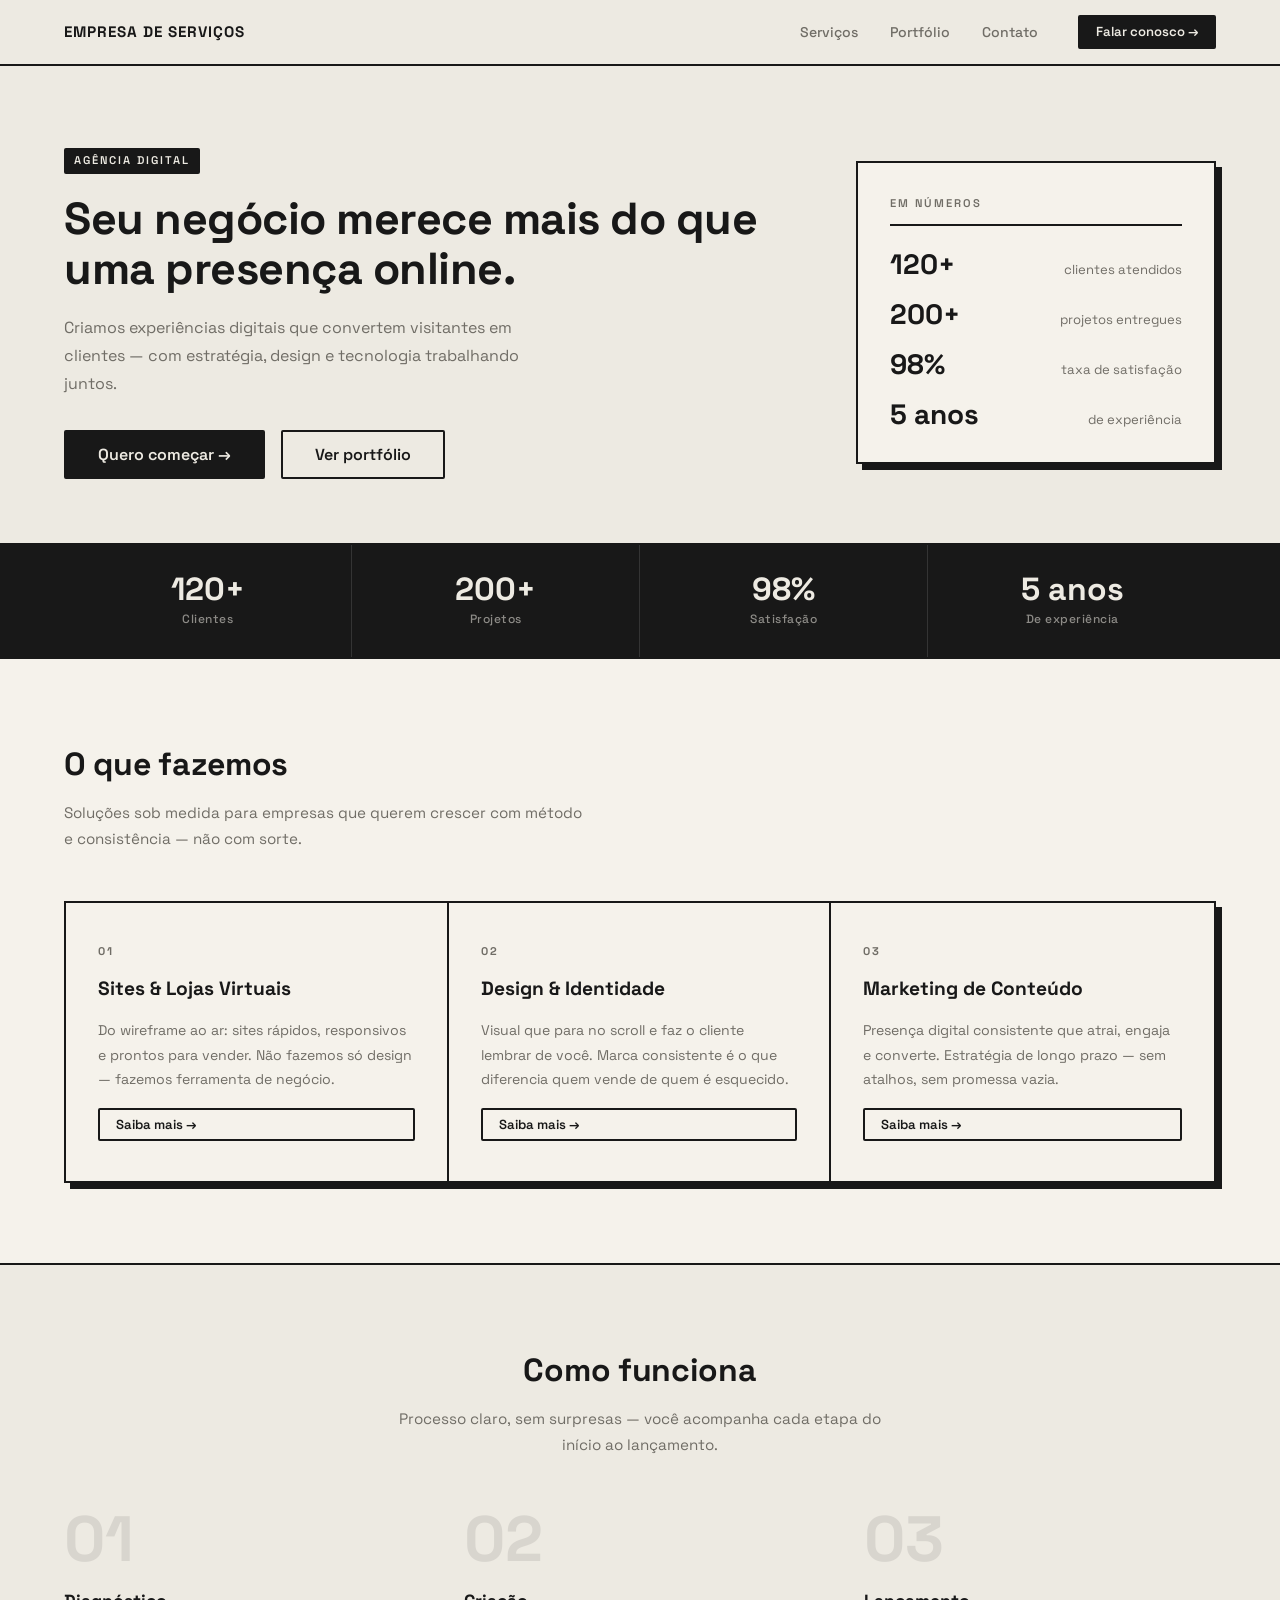
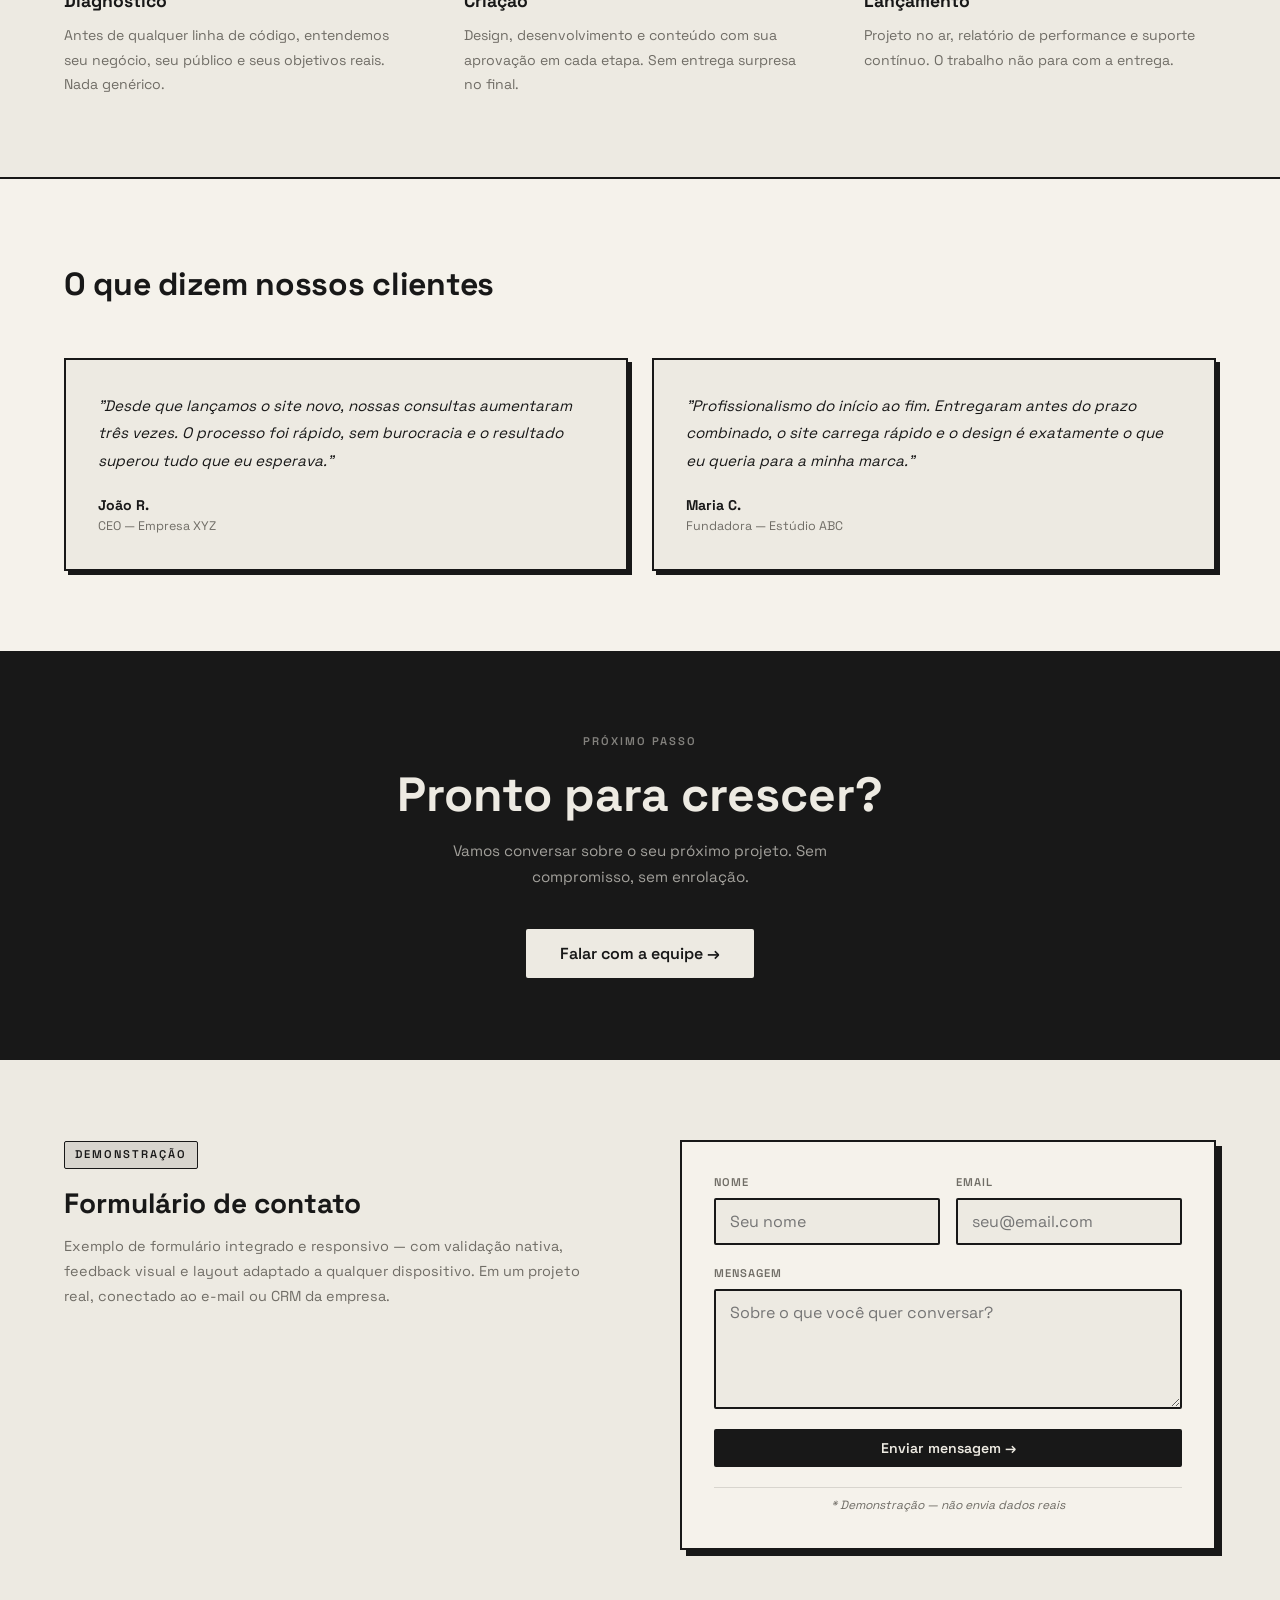
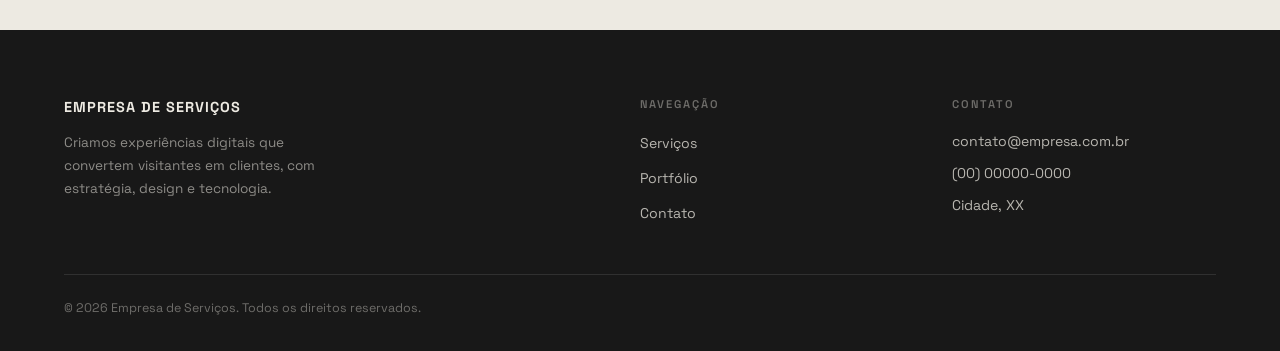
<file: index.html>
<!DOCTYPE html>
<html lang="pt-BR">
<head>
    <meta charset="UTF-8">
    <meta name="viewport" content="width=device-width, initial-scale=1.0">
    <title>Empresa de Serviços — Soluções Digitais</title>
    <link rel="stylesheet" href="css/style.css">
    <link rel="preconnect" href="https://fonts.googleapis.com">
    <link rel="preconnect" href="https://fonts.gstatic.com" crossorigin>
    <link href="https://fonts.googleapis.com/css2?family=Space+Grotesk:wght@400;500;600;700&display=swap" rel="stylesheet">
</head>
<body>

    <header class="nav" id="nav">
        <div class="container">
            <div class="nav__inner">
                <a href="index.html" class="nav__logo">Empresa de Serviços</a>
                <div class="nav__right">
                    <ul class="nav__links">
                        <li><a href="servicos.html">Serviços</a></li>
                        <li><a href="portfolio.html">Portfólio</a></li>
                        <li><a href="#contato">Contato</a></li>
                    </ul>
                    <a href="#contato" class="btn btn--primary btn--sm nav__cta">Falar conosco →</a>
                    <button class="nav__hamburger" id="navHamburger" aria-label="Abrir menu" aria-expanded="false">
                        <span></span><span></span><span></span>
                    </button>
                </div>
            </div>
        </div>
        <div class="nav__drawer" id="navDrawer">
            <a href="servicos.html">Serviços</a>
            <a href="portfolio.html">Portfólio</a>
            <a href="#contato">Contato</a>
            <a href="#contato" class="btn btn--primary btn--sm" style="text-align:center;margin-top:.5rem">Falar conosco →</a>
        </div>
    </header>

    <main>

        <!-- HERO -->
        <section class="hero">
            <div class="container">
                <div class="hero__inner">
                    <div data-reveal>
                        <span class="hero__tag">Agência Digital</span>
                        <h1 class="hero__title">Seu negócio merece mais do que uma presença online.</h1>
                        <p class="hero__desc">Criamos experiências digitais que convertem visitantes em clientes — com estratégia, design e tecnologia trabalhando juntos.</p>
                        <div class="hero__actions">
                            <a href="#contato" class="btn btn--primary btn--lg">Quero começar →</a>
                            <a href="portfolio.html" class="btn btn--outline btn--lg">Ver portfólio</a>
                        </div>
                    </div>
                    <div class="hero__panel" data-reveal>
                        <p class="hero__panel-title">Em números</p>
                        <div class="hero__stats">
                            <div class="hero__stat-item">
                                <span class="hero__stat-num">120+</span>
                                <span class="hero__stat-label">clientes atendidos</span>
                            </div>
                            <div class="hero__stat-item">
                                <span class="hero__stat-num">200+</span>
                                <span class="hero__stat-label">projetos entregues</span>
                            </div>
                            <div class="hero__stat-item">
                                <span class="hero__stat-num">98%</span>
                                <span class="hero__stat-label">taxa de satisfação</span>
                            </div>
                            <div class="hero__stat-item">
                                <span class="hero__stat-num">5 anos</span>
                                <span class="hero__stat-label">de experiência</span>
                            </div>
                        </div>
                    </div>
                </div>
            </div>
        </section>

        <!-- STATS BAR -->
        <div class="stats-bar">
            <div class="container">
                <div class="stats-bar__grid">
                    <div class="stats-bar__item">
                        <div class="stats-bar__num">120+</div>
                        <div class="stats-bar__label">Clientes</div>
                    </div>
                    <div class="stats-bar__item">
                        <div class="stats-bar__num">200+</div>
                        <div class="stats-bar__label">Projetos</div>
                    </div>
                    <div class="stats-bar__item">
                        <div class="stats-bar__num">98%</div>
                        <div class="stats-bar__label">Satisfação</div>
                    </div>
                    <div class="stats-bar__item">
                        <div class="stats-bar__num">5 anos</div>
                        <div class="stats-bar__label">De experiência</div>
                    </div>
                </div>
            </div>
        </div>

        <!-- SERVICES -->
        <section class="services">
            <div class="container">
                <div class="section-head" data-reveal>
                    <h2 class="section-title">O que fazemos</h2>
                    <p class="section-sub">Soluções sob medida para empresas que querem crescer com método e consistência — não com sorte.</p>
                </div>
                <div class="services__grid" data-reveal>
                    <div class="service-card">
                        <span class="service-card__index">01</span>
                        <h3 class="service-card__title">Sites & Lojas Virtuais</h3>
                        <p class="service-card__desc">Do wireframe ao ar: sites rápidos, responsivos e prontos para vender. Não fazemos só design — fazemos ferramenta de negócio.</p>
                        <a href="servicos.html" class="btn btn--outline btn--sm">Saiba mais →</a>
                    </div>
                    <div class="service-card">
                        <span class="service-card__index">02</span>
                        <h3 class="service-card__title">Design & Identidade</h3>
                        <p class="service-card__desc">Visual que para no scroll e faz o cliente lembrar de você. Marca consistente é o que diferencia quem vende de quem é esquecido.</p>
                        <a href="servicos.html" class="btn btn--outline btn--sm">Saiba mais →</a>
                    </div>
                    <div class="service-card">
                        <span class="service-card__index">03</span>
                        <h3 class="service-card__title">Marketing de Conteúdo</h3>
                        <p class="service-card__desc">Presença digital consistente que atrai, engaja e converte. Estratégia de longo prazo — sem atalhos, sem promessa vazia.</p>
                        <a href="servicos.html" class="btn btn--outline btn--sm">Saiba mais →</a>
                    </div>
                </div>
            </div>
        </section>

        <!-- HOW IT WORKS -->
        <section class="how">
            <div class="container">
                <div class="section-head section-head--center" data-reveal>
                    <h2 class="section-title">Como funciona</h2>
                    <p class="section-sub">Processo claro, sem surpresas — você acompanha cada etapa do início ao lançamento.</p>
                </div>
                <div class="steps">
                    <div class="step" data-reveal>
                        <div class="step__num">01</div>
                        <h3 class="step__title">Diagnóstico</h3>
                        <p class="step__desc">Antes de qualquer linha de código, entendemos seu negócio, seu público e seus objetivos reais. Nada genérico.</p>
                    </div>
                    <div class="step" data-reveal>
                        <div class="step__num">02</div>
                        <h3 class="step__title">Criação</h3>
                        <p class="step__desc">Design, desenvolvimento e conteúdo com sua aprovação em cada etapa. Sem entrega surpresa no final.</p>
                    </div>
                    <div class="step" data-reveal>
                        <div class="step__num">03</div>
                        <h3 class="step__title">Lançamento</h3>
                        <p class="step__desc">Projeto no ar, relatório de performance e suporte contínuo. O trabalho não para com a entrega.</p>
                    </div>
                </div>
            </div>
        </section>

        <!-- TESTIMONIALS -->
        <section class="testimonials">
            <div class="container">
                <div class="section-head" data-reveal>
                    <h2 class="section-title">O que dizem nossos clientes</h2>
                </div>
                <div class="testimonials__grid">
                    <div class="testimonial-card" data-reveal>
                        <p class="testimonial-card__quote">"Desde que lançamos o site novo, nossas consultas aumentaram três vezes. O processo foi rápido, sem burocracia e o resultado superou tudo que eu esperava."</p>
                        <div>
                            <div class="testimonial-card__author">João R.</div>
                            <div class="testimonial-card__role">CEO — Empresa XYZ</div>
                        </div>
                    </div>
                    <div class="testimonial-card" data-reveal>
                        <p class="testimonial-card__quote">"Profissionalismo do início ao fim. Entregaram antes do prazo combinado, o site carrega rápido e o design é exatamente o que eu queria para a minha marca."</p>
                        <div>
                            <div class="testimonial-card__author">Maria C.</div>
                            <div class="testimonial-card__role">Fundadora — Estúdio ABC</div>
                        </div>
                    </div>
                </div>
            </div>
        </section>

        <!-- CTA BANNER -->
        <section class="cta-banner">
            <div class="container">
                <div class="cta-banner__inner" data-reveal>
                    <span class="cta-banner__label">Próximo passo</span>
                    <h2 class="cta-banner__title">Pronto para crescer?</h2>
                    <p class="cta-banner__sub">Vamos conversar sobre o seu próximo projeto. Sem compromisso, sem enrolação.</p>
                    <a href="#contato" class="btn btn--primary btn--lg">Falar com a equipe →</a>
                </div>
            </div>
        </section>

        <!-- DEMO FORM -->
        <section class="demo-form-section" id="contato">
            <div class="container">
                <div class="demo-form-section__inner">
                    <div data-reveal>
                        <span class="demo-form-info__tag">Demonstração</span>
                        <h2 class="demo-form-info__title">Formulário de contato</h2>
                        <p class="demo-form-info__desc">Exemplo de formulário integrado e responsivo — com validação nativa, feedback visual e layout adaptado a qualquer dispositivo. Em um projeto real, conectado ao e-mail ou CRM da empresa.</p>
                    </div>
                    <form class="demo-form" data-reveal onsubmit="return false">
                        <div class="demo-form__row">
                            <div class="demo-form__group">
                                <label class="demo-form__label" for="f-nome">Nome</label>
                                <input type="text" id="f-nome" placeholder="Seu nome" autocomplete="name">
                            </div>
                            <div class="demo-form__group">
                                <label class="demo-form__label" for="f-email">Email</label>
                                <input type="email" id="f-email" placeholder="seu@email.com" autocomplete="email">
                            </div>
                        </div>
                        <div class="demo-form__group">
                            <label class="demo-form__label" for="f-msg">Mensagem</label>
                            <textarea id="f-msg" placeholder="Sobre o que você quer conversar?"></textarea>
                        </div>
                        <button type="submit" class="btn btn--primary">Enviar mensagem →</button>
                        <p class="demo-form__note">* Demonstração — não envia dados reais</p>
                    </form>
                </div>
            </div>
        </section>

    </main>

    <footer class="footer">
        <div class="container">
            <div class="footer__inner">
                <div>
                    <span class="footer__logo">Empresa de Serviços</span>
                    <p class="footer__desc">Criamos experiências digitais que convertem visitantes em clientes, com estratégia, design e tecnologia.</p>
                </div>
                <div>
                    <span class="footer__col-title">Navegação</span>
                    <ul class="footer__links">
                        <li><a href="servicos.html">Serviços</a></li>
                        <li><a href="portfolio.html">Portfólio</a></li>
                        <li><a href="#contato">Contato</a></li>
                    </ul>
                </div>
                <div>
                    <span class="footer__col-title">Contato</span>
                    <div class="footer__contact">
                        <span>contato@empresa.com.br</span>
                        <span>(00) 00000-0000</span>
                        <span>Cidade, XX</span>
                    </div>
                </div>
            </div>
            <div class="footer__bottom">
                <span class="footer__copy">© <span id="ano"></span> Empresa de Serviços. Todos os direitos reservados.</span>
            </div>
        </div>
    </footer>

    <script src="js/script.js"></script>
</body>
</html>
</file>
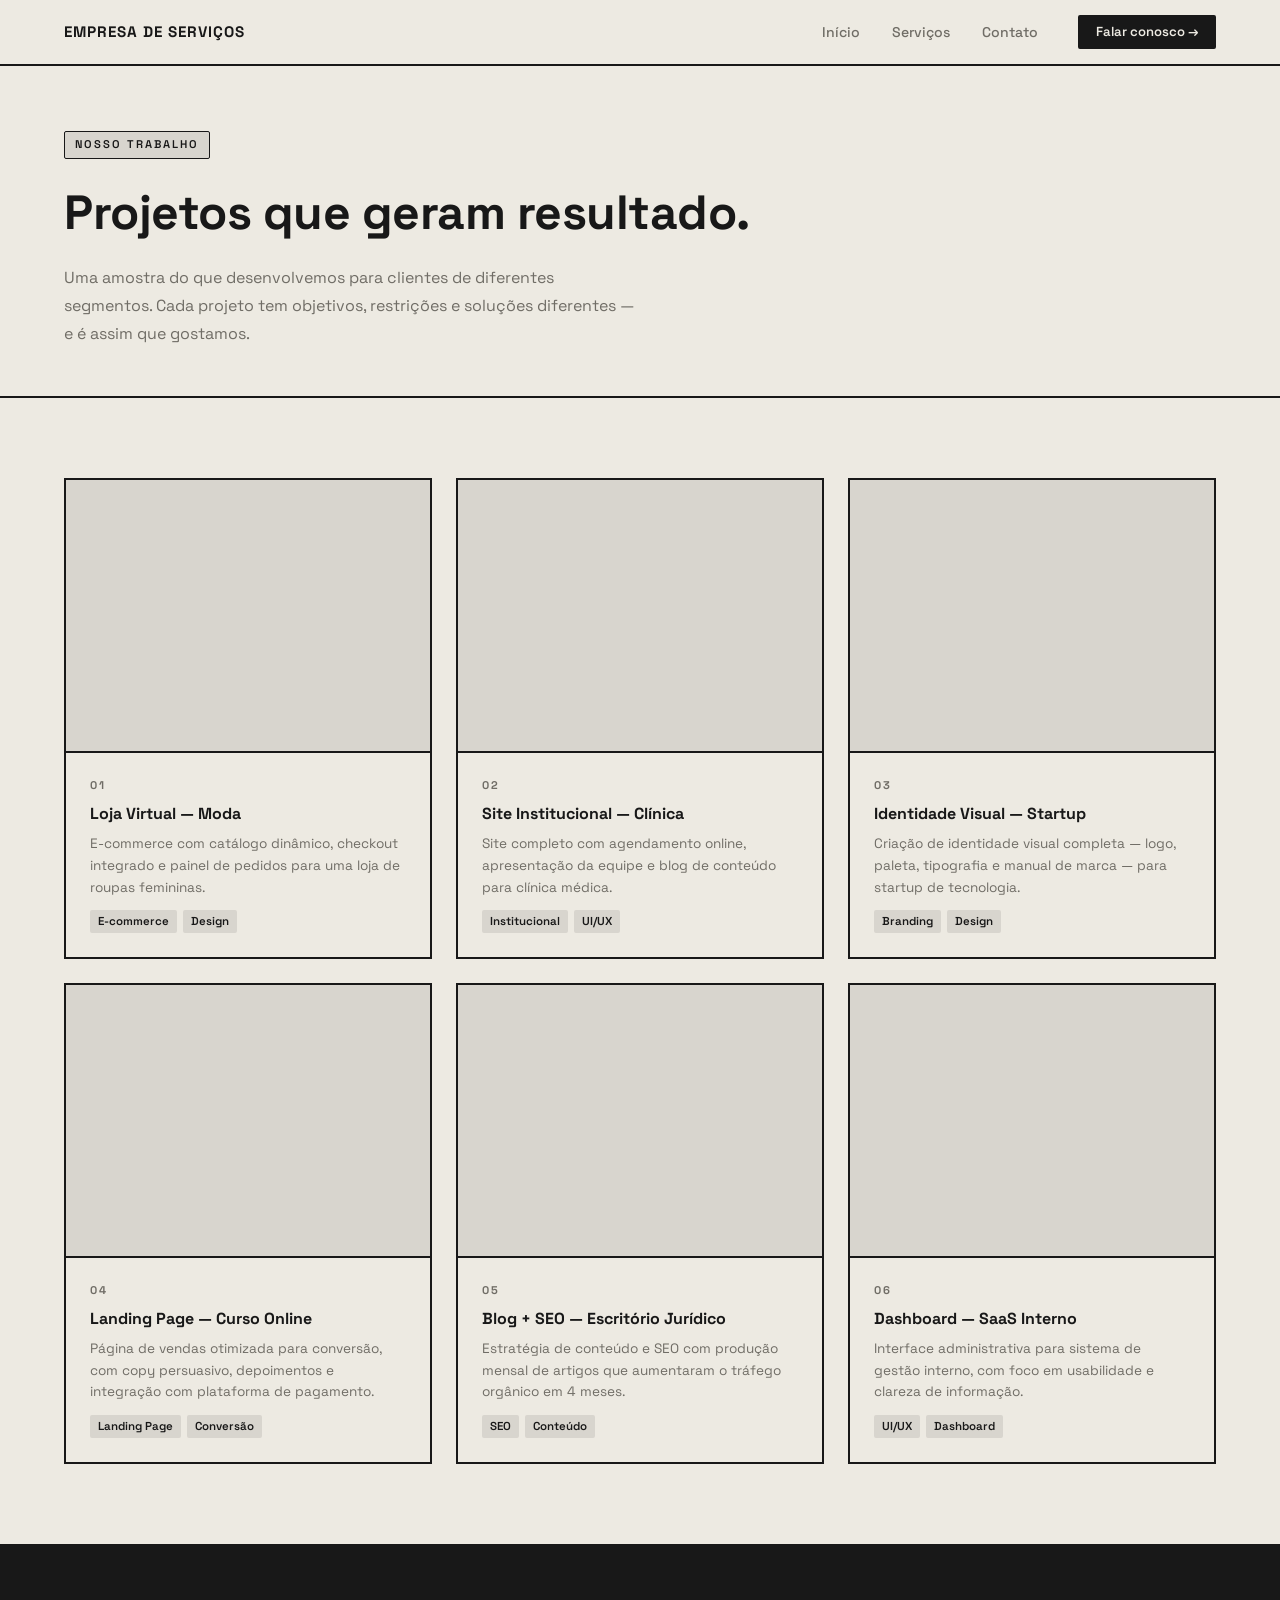
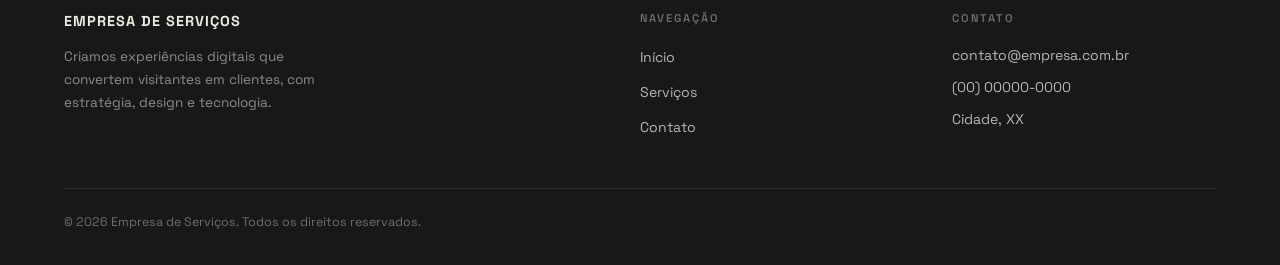
<file: portfolio.html>
<!DOCTYPE html>
<html lang="pt-BR">
<head>
    <meta charset="UTF-8">
    <meta name="viewport" content="width=device-width, initial-scale=1.0">
    <title>Portfólio — Empresa de Serviços</title>
    <link rel="stylesheet" href="css/style.css">
    <link rel="preconnect" href="https://fonts.googleapis.com">
    <link rel="preconnect" href="https://fonts.gstatic.com" crossorigin>
    <link href="https://fonts.googleapis.com/css2?family=Space+Grotesk:wght@400;500;600;700&display=swap" rel="stylesheet">
</head>
<body>

    <header class="nav" id="nav">
        <div class="container">
            <div class="nav__inner">
                <a href="index.html" class="nav__logo">Empresa de Serviços</a>
                <div class="nav__right">
                    <ul class="nav__links">
                        <li><a href="index.html">Início</a></li>
                        <li><a href="servicos.html">Serviços</a></li>
                        <li><a href="index.html#contato">Contato</a></li>
                    </ul>
                    <a href="index.html#contato" class="btn btn--primary btn--sm nav__cta">Falar conosco →</a>
                    <button class="nav__hamburger" id="navHamburger" aria-label="Abrir menu" aria-expanded="false">
                        <span></span><span></span><span></span>
                    </button>
                </div>
            </div>
        </div>
        <div class="nav__drawer" id="navDrawer">
            <a href="index.html">Início</a>
            <a href="servicos.html">Serviços</a>
            <a href="index.html#contato">Contato</a>
            <a href="index.html#contato" class="btn btn--primary btn--sm" style="text-align:center;margin-top:.5rem">Falar conosco →</a>
        </div>
    </header>

    <main>

        <section class="page-hero">
            <div class="container" data-reveal>
                <span class="page-hero__tag">Nosso trabalho</span>
                <h1 class="page-hero__title">Projetos que geram resultado.</h1>
                <p class="page-hero__desc">Uma amostra do que desenvolvemos para clientes de diferentes segmentos. Cada projeto tem objetivos, restrições e soluções diferentes — e é assim que gostamos.</p>
            </div>
        </section>

        <section class="portfolio-section">
            <div class="container">
                <div class="portfolio-grid" data-reveal>

                    <div class="portfolio-card">
                        <div class="portfolio-card__img"></div>
                        <div class="portfolio-card__body">
                            <span class="portfolio-card__index">01</span>
                            <h3 class="portfolio-card__title">Loja Virtual — Moda</h3>
                            <p class="portfolio-card__desc">E-commerce com catálogo dinâmico, checkout integrado e painel de pedidos para uma loja de roupas femininas.</p>
                            <div class="portfolio-card__tags">
                                <span class="portfolio-card__tag">E-commerce</span>
                                <span class="portfolio-card__tag">Design</span>
                            </div>
                        </div>
                    </div>

                    <div class="portfolio-card">
                        <div class="portfolio-card__img"></div>
                        <div class="portfolio-card__body">
                            <span class="portfolio-card__index">02</span>
                            <h3 class="portfolio-card__title">Site Institucional — Clínica</h3>
                            <p class="portfolio-card__desc">Site completo com agendamento online, apresentação da equipe e blog de conteúdo para clínica médica.</p>
                            <div class="portfolio-card__tags">
                                <span class="portfolio-card__tag">Institucional</span>
                                <span class="portfolio-card__tag">UI/UX</span>
                            </div>
                        </div>
                    </div>

                    <div class="portfolio-card">
                        <div class="portfolio-card__img"></div>
                        <div class="portfolio-card__body">
                            <span class="portfolio-card__index">03</span>
                            <h3 class="portfolio-card__title">Identidade Visual — Startup</h3>
                            <p class="portfolio-card__desc">Criação de identidade visual completa — logo, paleta, tipografia e manual de marca — para startup de tecnologia.</p>
                            <div class="portfolio-card__tags">
                                <span class="portfolio-card__tag">Branding</span>
                                <span class="portfolio-card__tag">Design</span>
                            </div>
                        </div>
                    </div>

                    <div class="portfolio-card">
                        <div class="portfolio-card__img"></div>
                        <div class="portfolio-card__body">
                            <span class="portfolio-card__index">04</span>
                            <h3 class="portfolio-card__title">Landing Page — Curso Online</h3>
                            <p class="portfolio-card__desc">Página de vendas otimizada para conversão, com copy persuasivo, depoimentos e integração com plataforma de pagamento.</p>
                            <div class="portfolio-card__tags">
                                <span class="portfolio-card__tag">Landing Page</span>
                                <span class="portfolio-card__tag">Conversão</span>
                            </div>
                        </div>
                    </div>

                    <div class="portfolio-card">
                        <div class="portfolio-card__img"></div>
                        <div class="portfolio-card__body">
                            <span class="portfolio-card__index">05</span>
                            <h3 class="portfolio-card__title">Blog + SEO — Escritório Jurídico</h3>
                            <p class="portfolio-card__desc">Estratégia de conteúdo e SEO com produção mensal de artigos que aumentaram o tráfego orgânico em 4 meses.</p>
                            <div class="portfolio-card__tags">
                                <span class="portfolio-card__tag">SEO</span>
                                <span class="portfolio-card__tag">Conteúdo</span>
                            </div>
                        </div>
                    </div>

                    <div class="portfolio-card">
                        <div class="portfolio-card__img"></div>
                        <div class="portfolio-card__body">
                            <span class="portfolio-card__index">06</span>
                            <h3 class="portfolio-card__title">Dashboard — SaaS Interno</h3>
                            <p class="portfolio-card__desc">Interface administrativa para sistema de gestão interno, com foco em usabilidade e clareza de informação.</p>
                            <div class="portfolio-card__tags">
                                <span class="portfolio-card__tag">UI/UX</span>
                                <span class="portfolio-card__tag">Dashboard</span>
                            </div>
                        </div>
                    </div>

                </div>
            </div>
        </section>

    </main>

    <footer class="footer">
        <div class="container">
            <div class="footer__inner">
                <div>
                    <span class="footer__logo">Empresa de Serviços</span>
                    <p class="footer__desc">Criamos experiências digitais que convertem visitantes em clientes, com estratégia, design e tecnologia.</p>
                </div>
                <div>
                    <span class="footer__col-title">Navegação</span>
                    <ul class="footer__links">
                        <li><a href="index.html">Início</a></li>
                        <li><a href="servicos.html">Serviços</a></li>
                        <li><a href="index.html#contato">Contato</a></li>
                    </ul>
                </div>
                <div>
                    <span class="footer__col-title">Contato</span>
                    <div class="footer__contact">
                        <span>contato@empresa.com.br</span>
                        <span>(00) 00000-0000</span>
                        <span>Cidade, XX</span>
                    </div>
                </div>
            </div>
            <div class="footer__bottom">
                <span class="footer__copy">© <span id="ano"></span> Empresa de Serviços. Todos os direitos reservados.</span>
            </div>
        </div>
    </footer>

    <script src="js/script.js"></script>
</body>
</html>
</file>
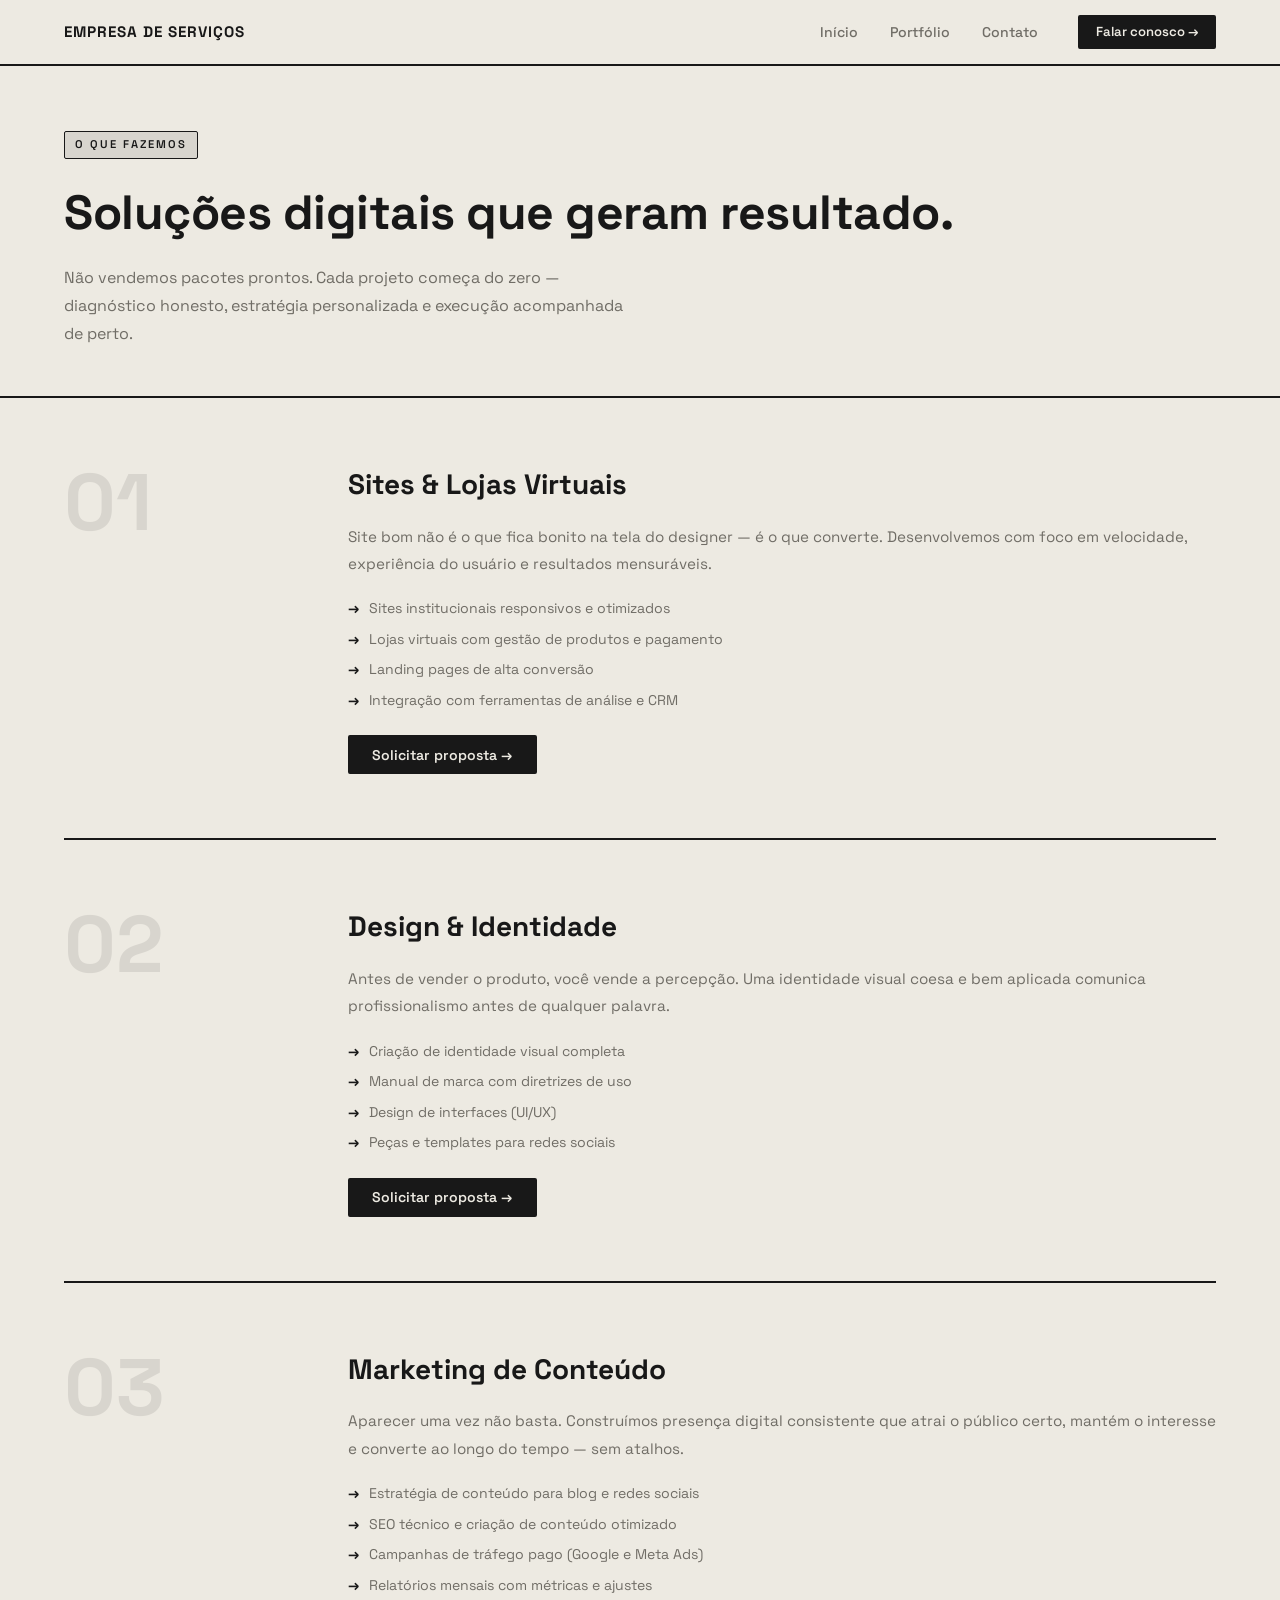
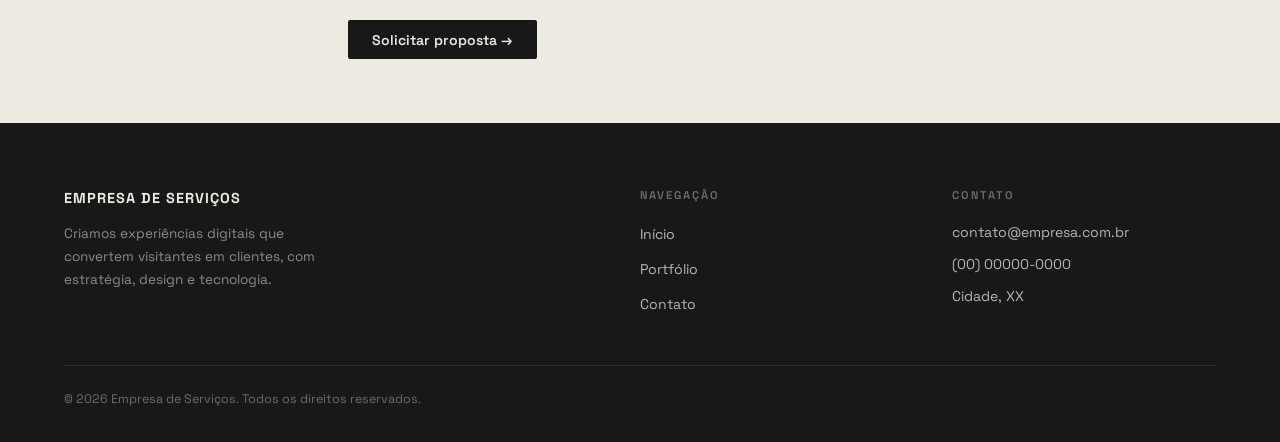
<file: servicos.html>
<!DOCTYPE html>
<html lang="pt-BR">
<head>
    <meta charset="UTF-8">
    <meta name="viewport" content="width=device-width, initial-scale=1.0">
    <title>Serviços — Empresa de Serviços</title>
    <link rel="stylesheet" href="css/style.css">
    <link rel="preconnect" href="https://fonts.googleapis.com">
    <link rel="preconnect" href="https://fonts.gstatic.com" crossorigin>
    <link href="https://fonts.googleapis.com/css2?family=Space+Grotesk:wght@400;500;600;700&display=swap" rel="stylesheet">
</head>
<body>

    <header class="nav" id="nav">
        <div class="container">
            <div class="nav__inner">
                <a href="index.html" class="nav__logo">Empresa de Serviços</a>
                <div class="nav__right">
                    <ul class="nav__links">
                        <li><a href="index.html">Início</a></li>
                        <li><a href="portfolio.html">Portfólio</a></li>
                        <li><a href="index.html#contato">Contato</a></li>
                    </ul>
                    <a href="index.html#contato" class="btn btn--primary btn--sm nav__cta">Falar conosco →</a>
                    <button class="nav__hamburger" id="navHamburger" aria-label="Abrir menu" aria-expanded="false">
                        <span></span><span></span><span></span>
                    </button>
                </div>
            </div>
        </div>
        <div class="nav__drawer" id="navDrawer">
            <a href="index.html">Início</a>
            <a href="portfolio.html">Portfólio</a>
            <a href="index.html#contato">Contato</a>
            <a href="index.html#contato" class="btn btn--primary btn--sm" style="text-align:center;margin-top:.5rem">Falar conosco →</a>
        </div>
    </header>

    <main>

        <section class="page-hero">
            <div class="container" data-reveal>
                <span class="page-hero__tag">O que fazemos</span>
                <h1 class="page-hero__title">Soluções digitais que geram resultado.</h1>
                <p class="page-hero__desc">Não vendemos pacotes prontos. Cada projeto começa do zero — diagnóstico honesto, estratégia personalizada e execução acompanhada de perto.</p>
            </div>
        </section>

        <section style="padding:0">
            <div class="container">

                <div class="service-detail">
                    <div class="service-detail__inner" data-reveal>
                        <div class="service-detail__num">01</div>
                        <div>
                            <h2 class="service-detail__title">Sites & Lojas Virtuais</h2>
                            <p class="service-detail__desc">Site bom não é o que fica bonito na tela do designer — é o que converte. Desenvolvemos com foco em velocidade, experiência do usuário e resultados mensuráveis.</p>
                            <ul class="service-detail__list">
                                <li>Sites institucionais responsivos e otimizados</li>
                                <li>Lojas virtuais com gestão de produtos e pagamento</li>
                                <li>Landing pages de alta conversão</li>
                                <li>Integração com ferramentas de análise e CRM</li>
                            </ul>
                            <a href="index.html#contato" class="btn btn--primary">Solicitar proposta →</a>
                        </div>
                    </div>
                </div>

                <div class="service-detail">
                    <div class="service-detail__inner" data-reveal>
                        <div class="service-detail__num">02</div>
                        <div>
                            <h2 class="service-detail__title">Design & Identidade</h2>
                            <p class="service-detail__desc">Antes de vender o produto, você vende a percepção. Uma identidade visual coesa e bem aplicada comunica profissionalismo antes de qualquer palavra.</p>
                            <ul class="service-detail__list">
                                <li>Criação de identidade visual completa</li>
                                <li>Manual de marca com diretrizes de uso</li>
                                <li>Design de interfaces (UI/UX)</li>
                                <li>Peças e templates para redes sociais</li>
                            </ul>
                            <a href="index.html#contato" class="btn btn--primary">Solicitar proposta →</a>
                        </div>
                    </div>
                </div>

                <div class="service-detail">
                    <div class="service-detail__inner" data-reveal>
                        <div class="service-detail__num">03</div>
                        <div>
                            <h2 class="service-detail__title">Marketing de Conteúdo</h2>
                            <p class="service-detail__desc">Aparecer uma vez não basta. Construímos presença digital consistente que atrai o público certo, mantém o interesse e converte ao longo do tempo — sem atalhos.</p>
                            <ul class="service-detail__list">
                                <li>Estratégia de conteúdo para blog e redes sociais</li>
                                <li>SEO técnico e criação de conteúdo otimizado</li>
                                <li>Campanhas de tráfego pago (Google e Meta Ads)</li>
                                <li>Relatórios mensais com métricas e ajustes</li>
                            </ul>
                            <a href="index.html#contato" class="btn btn--primary">Solicitar proposta →</a>
                        </div>
                    </div>
                </div>

            </div>
        </section>

    </main>

    <footer class="footer">
        <div class="container">
            <div class="footer__inner">
                <div>
                    <span class="footer__logo">Empresa de Serviços</span>
                    <p class="footer__desc">Criamos experiências digitais que convertem visitantes em clientes, com estratégia, design e tecnologia.</p>
                </div>
                <div>
                    <span class="footer__col-title">Navegação</span>
                    <ul class="footer__links">
                        <li><a href="index.html">Início</a></li>
                        <li><a href="portfolio.html">Portfólio</a></li>
                        <li><a href="index.html#contato">Contato</a></li>
                    </ul>
                </div>
                <div>
                    <span class="footer__col-title">Contato</span>
                    <div class="footer__contact">
                        <span>contato@empresa.com.br</span>
                        <span>(00) 00000-0000</span>
                        <span>Cidade, XX</span>
                    </div>
                </div>
            </div>
            <div class="footer__bottom">
                <span class="footer__copy">© <span id="ano"></span> Empresa de Serviços. Todos os direitos reservados.</span>
            </div>
        </div>
    </footer>

    <script src="js/script.js"></script>
</body>
</html>
</file>
<file: css/style.css>
/* ==========================================================================
   RESET & BASE
   ========================================================================== */
*, *::before, *::after { margin: 0; padding: 0; box-sizing: border-box; }
html { scroll-behavior: smooth; font-size: 16px; }
body { font-family: 'Space Grotesk', sans-serif; background: var(--bg); color: var(--text); line-height: 1.6; -webkit-font-smoothing: antialiased; overflow-x: hidden; }
a { text-decoration: none; color: inherit; }
ul { list-style: none; }
img { max-width: 100%; display: block; }

/* ==========================================================================
   DESIGN TOKENS
   ========================================================================== */
:root {
    --bg:      #EDEAE2;
    --surface: #F5F2EB;
    --text:    #181818;
    --muted:   #706D66;
    --tag-bg:  #D8D5CE;
    --border:  #181818;
    --shadow:     4px 4px 0 #181818;
    --shadow-lg:  6px 6px 0 #181818;
    --nav-h: 64px;
    --max-w: 1160px;
    --r: 2px;
}

/* ==========================================================================
   LAYOUT
   ========================================================================== */
.container { width: 90%; max-width: var(--max-w); margin: 0 auto; }
section { padding: 5rem 0; }

/* ==========================================================================
   NAV
   ========================================================================== */
.nav {
    position: sticky; top: 0; z-index: 100;
    background: var(--bg);
    border-bottom: 2px solid var(--border);
}
.nav__inner {
    height: var(--nav-h);
    display: flex; justify-content: space-between; align-items: center;
}
.nav__logo { font-weight: 700; font-size: 0.95rem; letter-spacing: 1px; text-transform: uppercase; }
.nav__right { display: flex; align-items: center; gap: 2.5rem; }
.nav__links { display: flex; gap: 2rem; }
.nav__links a { color: var(--muted); font-weight: 500; font-size: 0.88rem; transition: color 0.15s; }
.nav__links a:hover { color: var(--text); }

.nav__hamburger {
    display: none; flex-direction: column; gap: 5px;
    background: none; border: none; cursor: pointer; padding: 4px;
}
.nav__hamburger span { display: block; width: 22px; height: 2px; background: var(--text); transition: 0.2s; }
.nav--open .nav__hamburger span:nth-child(1) { transform: rotate(45deg) translate(5px, 5px); }
.nav--open .nav__hamburger span:nth-child(2) { opacity: 0; }
.nav--open .nav__hamburger span:nth-child(3) { transform: rotate(-45deg) translate(5px, -5px); }

.nav__drawer {
    display: none;
    position: absolute; top: var(--nav-h); left: 0; right: 0;
    background: var(--bg); border-bottom: 2px solid var(--border);
    padding: 1.5rem 5%; flex-direction: column; gap: 0.5rem;
}
.nav--open .nav__drawer { display: flex; }
.nav__drawer a {
    font-weight: 500; font-size: 1rem; padding: 0.6rem 0;
    border-bottom: 1px solid var(--tag-bg);
}
.nav__drawer a:last-child { border-bottom: none; }

/* ==========================================================================
   BUTTONS
   ========================================================================== */
.btn {
    display: inline-block;
    font-family: 'Space Grotesk', sans-serif;
    font-weight: 600; font-size: 0.88rem;
    cursor: pointer;
    border: 2px solid var(--border);
    padding: 0.65rem 1.4rem;
    border-radius: var(--r);
    transition: transform 0.15s, box-shadow 0.15s;
    line-height: 1; white-space: nowrap;
}
.btn--primary { background: var(--text); color: var(--bg); }
.btn--outline  { background: transparent; color: var(--text); }
@media (hover: hover) {
    .btn--primary:hover, .btn--outline:hover {
        transform: translate(-3px, -3px);
        box-shadow: var(--shadow);
    }
}
.btn--sm  { padding: 0.5rem 1rem; font-size: 0.82rem; }
.btn--lg  { padding: 0.9rem 2rem; font-size: 1rem; }

/* ==========================================================================
   HERO
   ========================================================================== */
.hero { padding: 5rem 0 4rem; border-bottom: 2px solid var(--border); }
.hero__inner { display: grid; grid-template-columns: 1fr 360px; gap: 4rem; align-items: center; }

.hero__tag {
    display: inline-block;
    background: var(--text); color: var(--bg);
    font-size: 0.7rem; font-weight: 600; letter-spacing: 2px; text-transform: uppercase;
    padding: 4px 10px; border-radius: var(--r);
    margin-bottom: 1.25rem;
}
.hero__title {
    font-size: clamp(2.2rem, 3.5vw, 3rem);
    font-weight: 700; line-height: 1.12; letter-spacing: -0.5px;
    margin-bottom: 1.25rem;
}
.hero__desc {
    font-size: 1rem; color: var(--muted);
    max-width: 480px; margin-bottom: 2rem; line-height: 1.75;
}
.hero__actions { display: flex; gap: 1rem; flex-wrap: wrap; }

/* Stats panel */
.hero__panel {
    border: 2px solid var(--border);
    box-shadow: var(--shadow-lg);
    padding: 2rem; background: var(--surface);
}
.hero__panel-title {
    font-size: 0.7rem; font-weight: 600; letter-spacing: 2px; text-transform: uppercase;
    color: var(--muted); margin-bottom: 1.5rem;
    padding-bottom: 0.75rem; border-bottom: 2px solid var(--border);
}
.hero__stats { display: flex; flex-direction: column; gap: 1.25rem; }
.hero__stat-item { display: flex; justify-content: space-between; align-items: baseline; gap: 1rem; }
.hero__stat-num  { font-size: 1.75rem; font-weight: 700; line-height: 1; }
.hero__stat-label { font-size: 0.82rem; color: var(--muted); }

/* ==========================================================================
   STATS BAR
   ========================================================================== */
.stats-bar { background: var(--text); color: var(--bg); border-bottom: 2px solid var(--border); }
.stats-bar__grid { display: grid; grid-template-columns: repeat(4, 1fr); }
.stats-bar__item { padding: 1.75rem 1rem; text-align: center; border-right: 1px solid rgba(255,255,255,0.12); }
.stats-bar__item:last-child { border-right: none; }
.stats-bar__num   { font-size: 2rem; font-weight: 700; line-height: 1; }
.stats-bar__label { font-size: 0.75rem; opacity: 0.55; margin-top: 0.3rem; font-weight: 500; letter-spacing: 0.5px; }

/* ==========================================================================
   SECTION HEADINGS
   ========================================================================== */
.section-head { margin-bottom: 3rem; }
.section-head--center { text-align: center; }
.section-head--center .section-sub { margin-left: auto; margin-right: auto; }
.section-title { font-size: clamp(1.75rem, 2.5vw, 2.2rem); font-weight: 700; letter-spacing: -0.3px; }
.section-sub { color: var(--muted); font-size: 0.95rem; max-width: 520px; line-height: 1.75; margin-top: 0.6rem; }

/* ==========================================================================
   SERVICES (shared border grid)
   ========================================================================== */
.services { background: var(--surface); border-bottom: 2px solid var(--border); }
.services__grid {
    display: grid; grid-template-columns: repeat(3, 1fr);
    border: 2px solid var(--border); box-shadow: var(--shadow-lg);
}
.service-card {
    padding: 2.5rem 2rem; border-right: 2px solid var(--border);
    display: flex; flex-direction: column; gap: 1rem;
    transition: background 0.2s, color 0.2s;
}
.service-card:last-child { border-right: none; }
.service-card__index { font-size: 0.7rem; font-weight: 700; letter-spacing: 2px; color: var(--muted); }
.service-card__title { font-size: 1.2rem; font-weight: 700; line-height: 1.3; }
.service-card__desc  { color: var(--muted); font-size: 0.88rem; line-height: 1.75; flex: 1; transition: color 0.2s; }
@media (hover: hover) {
    .service-card:hover { background: var(--text); color: var(--bg); }
    .service-card:hover .service-card__index,
    .service-card:hover .service-card__desc { color: rgba(237,234,226,.6); }
    .service-card:hover .btn { border-color: var(--bg); color: var(--bg); }
}

/* ==========================================================================
   HOW IT WORKS
   ========================================================================== */
.how { border-bottom: 2px solid var(--border); }
.steps { display: grid; grid-template-columns: repeat(3, 1fr); gap: 3rem; }
.step__num   { font-size: 4rem; font-weight: 700; line-height: 1; color: var(--tag-bg); margin-bottom: 1rem; }
.step__title { font-size: 1.1rem; font-weight: 700; margin-bottom: 0.5rem; }
.step__desc  { color: var(--muted); font-size: 0.88rem; line-height: 1.75; }

/* ==========================================================================
   TESTIMONIALS
   ========================================================================== */
.testimonials { background: var(--surface); border-bottom: 2px solid var(--border); }
.testimonials__grid { display: grid; grid-template-columns: 1fr 1fr; gap: 1.5rem; }
.testimonial-card {
    border: 2px solid var(--border); padding: 2rem;
    box-shadow: var(--shadow); background: var(--bg);
    display: flex; flex-direction: column; gap: 1.25rem;
}
.testimonial-card__quote  { font-size: 0.95rem; line-height: 1.8; font-style: italic; }
.testimonial-card__author { font-weight: 700; font-size: 0.88rem; }
.testimonial-card__role   { color: var(--muted); font-size: 0.78rem; }

/* ==========================================================================
   CTA BANNER
   ========================================================================== */
.cta-banner { background: var(--text); color: var(--bg); padding: 5rem 0; border-bottom: 2px solid var(--border); }
.cta-banner__inner { text-align: center; }
.cta-banner__label {
    display: block; font-size: 0.7rem; font-weight: 600;
    letter-spacing: 2px; text-transform: uppercase; opacity: 0.5; margin-bottom: 1rem;
}
.cta-banner__title { font-size: clamp(2rem, 4vw, 3rem); font-weight: 700; line-height: 1.15; margin-bottom: 1rem; }
.cta-banner__sub { font-size: 0.95rem; opacity: 0.65; margin-bottom: 2.5rem; max-width: 440px; margin-left: auto; margin-right: auto; line-height: 1.7; }
.cta-banner .btn--primary { background: var(--bg); color: var(--text); border-color: var(--bg); }
@media (hover: hover) { .cta-banner .btn--primary:hover { box-shadow: 4px 4px 0 rgba(255,255,255,.25); } }

/* ==========================================================================
   DEMO FORM
   ========================================================================== */
.demo-form-section { border-bottom: 2px solid var(--border); }
.demo-form-section__inner { display: grid; grid-template-columns: 1fr 1fr; gap: 5rem; align-items: start; }
.demo-form-info__tag {
    display: inline-block; font-size: 0.7rem; font-weight: 600;
    letter-spacing: 2px; text-transform: uppercase;
    background: var(--tag-bg); border: 1px solid var(--border);
    padding: 4px 10px; border-radius: var(--r); margin-bottom: 1rem;
}
.demo-form-info__title { font-size: 1.75rem; font-weight: 700; margin-bottom: 0.75rem; line-height: 1.3; }
.demo-form-info__desc  { color: var(--muted); font-size: 0.9rem; line-height: 1.75; }
.demo-form {
    border: 2px solid var(--border); padding: 2rem;
    box-shadow: var(--shadow-lg); background: var(--surface);
    display: flex; flex-direction: column; gap: 1.25rem;
}
.demo-form__label { font-size: 0.7rem; font-weight: 600; letter-spacing: 1px; text-transform: uppercase; color: var(--muted); display: block; margin-bottom: 0.35rem; }
.demo-form__row  { display: grid; grid-template-columns: 1fr 1fr; gap: 1rem; }
.demo-form__group { display: flex; flex-direction: column; }
.demo-form input, .demo-form textarea {
    background: var(--bg); border: 2px solid var(--border); border-radius: var(--r);
    padding: 0.7rem 0.9rem;
    font-family: 'Space Grotesk', sans-serif; font-size: 1rem; color: var(--text);
    width: 100%; transition: box-shadow 0.15s;
}
.demo-form input:focus, .demo-form textarea:focus { outline: none; box-shadow: 2px 2px 0 var(--border); }
.demo-form textarea { resize: vertical; min-height: 120px; }
.demo-form__note { font-size: 0.75rem; color: var(--muted); text-align: center; padding-top: 0.5rem; border-top: 1px solid var(--tag-bg); font-style: italic; }

/* ==========================================================================
   PAGE HERO (servicos / portfolio)
   ========================================================================== */
.page-hero { padding: 4rem 0 3rem; border-bottom: 2px solid var(--border); }
.page-hero__tag {
    display: inline-block; font-size: 0.7rem; font-weight: 600;
    letter-spacing: 2px; text-transform: uppercase;
    background: var(--tag-bg); border: 1px solid var(--border);
    padding: 4px 10px; border-radius: var(--r); margin-bottom: 1rem;
}
.page-hero__title { font-size: clamp(2rem, 4vw, 3rem); font-weight: 700; letter-spacing: -0.5px; margin-bottom: 0.75rem; }
.page-hero__desc  { color: var(--muted); font-size: 1rem; max-width: 580px; line-height: 1.75; }

/* ==========================================================================
   SERVICE DETAIL (servicos.html)
   ========================================================================== */
.service-detail { padding: 4rem 0; border-bottom: 2px solid var(--border); }
.service-detail:last-child { border-bottom: none; }
.service-detail__inner { display: grid; grid-template-columns: 220px 1fr; gap: 4rem; align-items: start; }
.service-detail__num   { font-size: 5rem; font-weight: 700; color: var(--tag-bg); line-height: 1; }
.service-detail__title { font-size: 1.75rem; font-weight: 700; margin-bottom: 1rem; }
.service-detail__desc  { color: var(--muted); font-size: 0.95rem; line-height: 1.8; margin-bottom: 1.25rem; }
.service-detail__list  { display: flex; flex-direction: column; gap: 0.5rem; margin-bottom: 1.5rem; }
.service-detail__list li { color: var(--muted); font-size: 0.88rem; display: flex; gap: 0.6rem; align-items: baseline; }
.service-detail__list li::before { content: "→"; color: var(--text); font-weight: 700; flex-shrink: 0; }

/* ==========================================================================
   PORTFOLIO GRID
   ========================================================================== */
.portfolio-section { border-bottom: 2px solid var(--border); }
.portfolio-grid { display: grid; grid-template-columns: repeat(3, 1fr); gap: 1.5rem; }
.portfolio-card { border: 2px solid var(--border); overflow: hidden; transition: transform 0.15s, box-shadow 0.15s; }
@media (hover: hover) {
    .portfolio-card:hover { transform: translate(-3px, -3px); box-shadow: var(--shadow-lg); }
}
.portfolio-card__img { aspect-ratio: 4/3; background: var(--tag-bg); border-bottom: 2px solid var(--border); }
.portfolio-card__body { padding: 1.5rem; }
.portfolio-card__index { font-size: 0.7rem; font-weight: 700; letter-spacing: 2px; color: var(--muted); margin-bottom: 0.4rem; display: block; }
.portfolio-card__title { font-size: 1rem; font-weight: 700; margin-bottom: 0.4rem; }
.portfolio-card__tags  { display: flex; gap: 0.4rem; flex-wrap: wrap; margin-top: 0.75rem; }
.portfolio-card__tag   { font-size: 0.72rem; font-weight: 600; padding: 2px 8px; background: var(--tag-bg); border-radius: var(--r); }
.portfolio-card__desc  { color: var(--muted); font-size: 0.85rem; line-height: 1.6; }

/* ==========================================================================
   FOOTER
   ========================================================================== */
.footer { background: var(--text); color: var(--bg); padding: 4rem 0 2rem; }
.footer__inner { display: grid; grid-template-columns: 2fr 1fr 1fr; gap: 3rem; padding-bottom: 3rem; border-bottom: 1px solid rgba(255,255,255,.1); }
.footer__logo  { font-weight: 700; font-size: 0.9rem; letter-spacing: 1px; text-transform: uppercase; margin-bottom: 0.75rem; display: block; }
.footer__desc  { font-size: 0.85rem; opacity: 0.55; line-height: 1.7; max-width: 260px; }
.footer__col-title { display: block; font-size: 0.7rem; font-weight: 600; letter-spacing: 2px; text-transform: uppercase; opacity: 0.4; margin-bottom: 1rem; }
.footer__links { display: flex; flex-direction: column; gap: 0.6rem; }
.footer__links a { font-size: 0.88rem; opacity: 0.75; transition: opacity 0.15s; }
.footer__links a:hover { opacity: 1; }
.footer__contact { display: flex; flex-direction: column; gap: 0.6rem; }
.footer__contact span { font-size: 0.88rem; opacity: 0.75; }
.footer__bottom { padding-top: 1.5rem; display: flex; justify-content: space-between; align-items: center; }
.footer__copy  { font-size: 0.78rem; opacity: 0.4; }

/* ==========================================================================
   SCROLL REVEAL
   ========================================================================== */
[data-reveal] { opacity: 0; transform: translateY(20px); transition: opacity 0.55s ease, transform 0.55s ease; }
[data-reveal].visible { opacity: 1; transform: none; }

/* ==========================================================================
   RESPONSIVE
   ========================================================================== */
@media (max-width: 768px) {
    section { padding: 3.5rem 0; }
    .nav__links, .nav__cta { display: none; }
    .nav__hamburger { display: flex; }
    .hero__inner { grid-template-columns: 1fr; }
    .hero__panel { display: none; }
    .stats-bar__grid { grid-template-columns: repeat(2, 1fr); }
    .stats-bar__item:nth-child(2n) { border-right: none; }
    .stats-bar__item { border-bottom: 1px solid rgba(255,255,255,.08); }
    .stats-bar__item:nth-last-child(-n+2) { border-bottom: none; }
    .services__grid { grid-template-columns: 1fr; }
    .service-card { border-right: none; border-bottom: 2px solid var(--border); }
    .service-card:last-child { border-bottom: none; }
    .steps { grid-template-columns: 1fr; gap: 2rem; }
    .testimonials__grid { grid-template-columns: 1fr; }
    .demo-form-section__inner { grid-template-columns: 1fr; gap: 2.5rem; }
    .demo-form__row { grid-template-columns: 1fr; }
    .service-detail__inner { grid-template-columns: 1fr; gap: 1.5rem; }
    .service-detail__num { font-size: 3rem; }
    .portfolio-grid { grid-template-columns: 1fr 1fr; }
    .footer__inner { grid-template-columns: 1fr; gap: 2rem; }
    .footer__bottom { flex-direction: column; gap: 0.5rem; text-align: center; }
}

@media (max-width: 480px) {
    .portfolio-grid { grid-template-columns: 1fr; }
}
</file>
